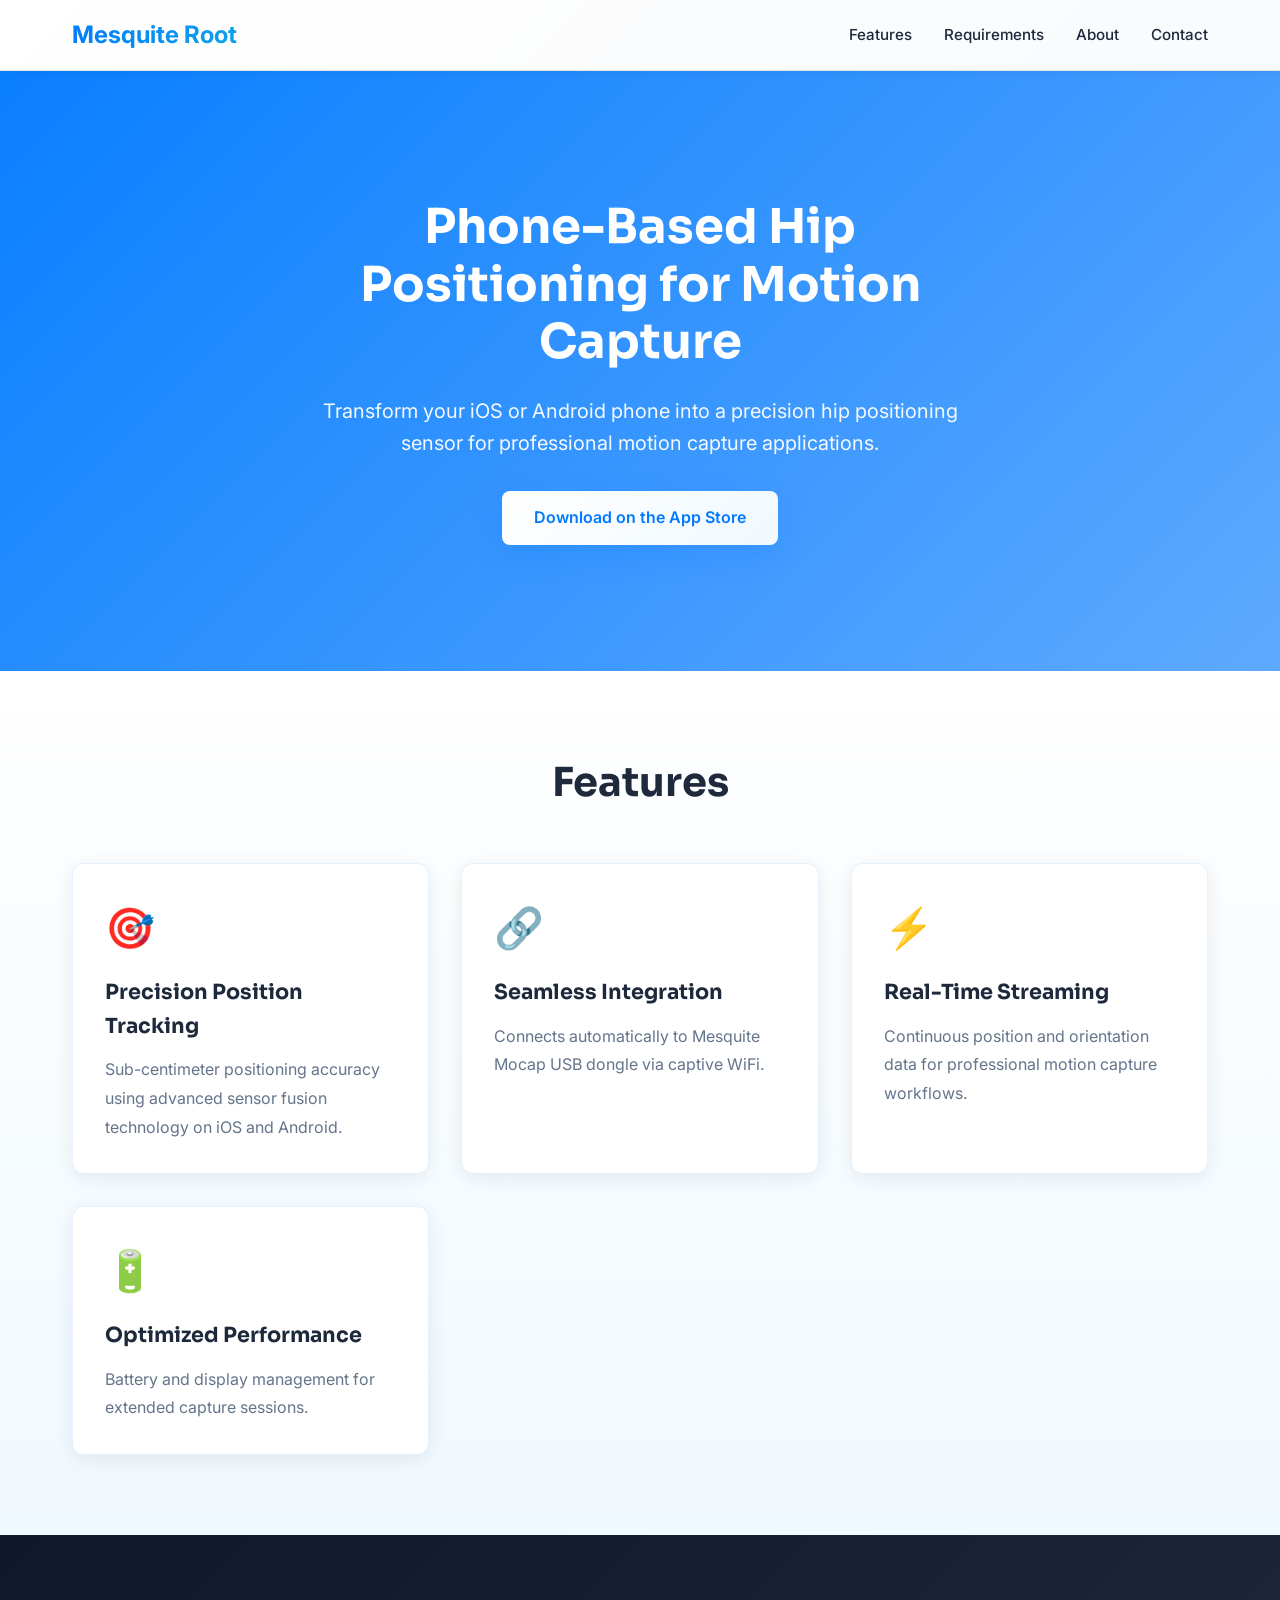
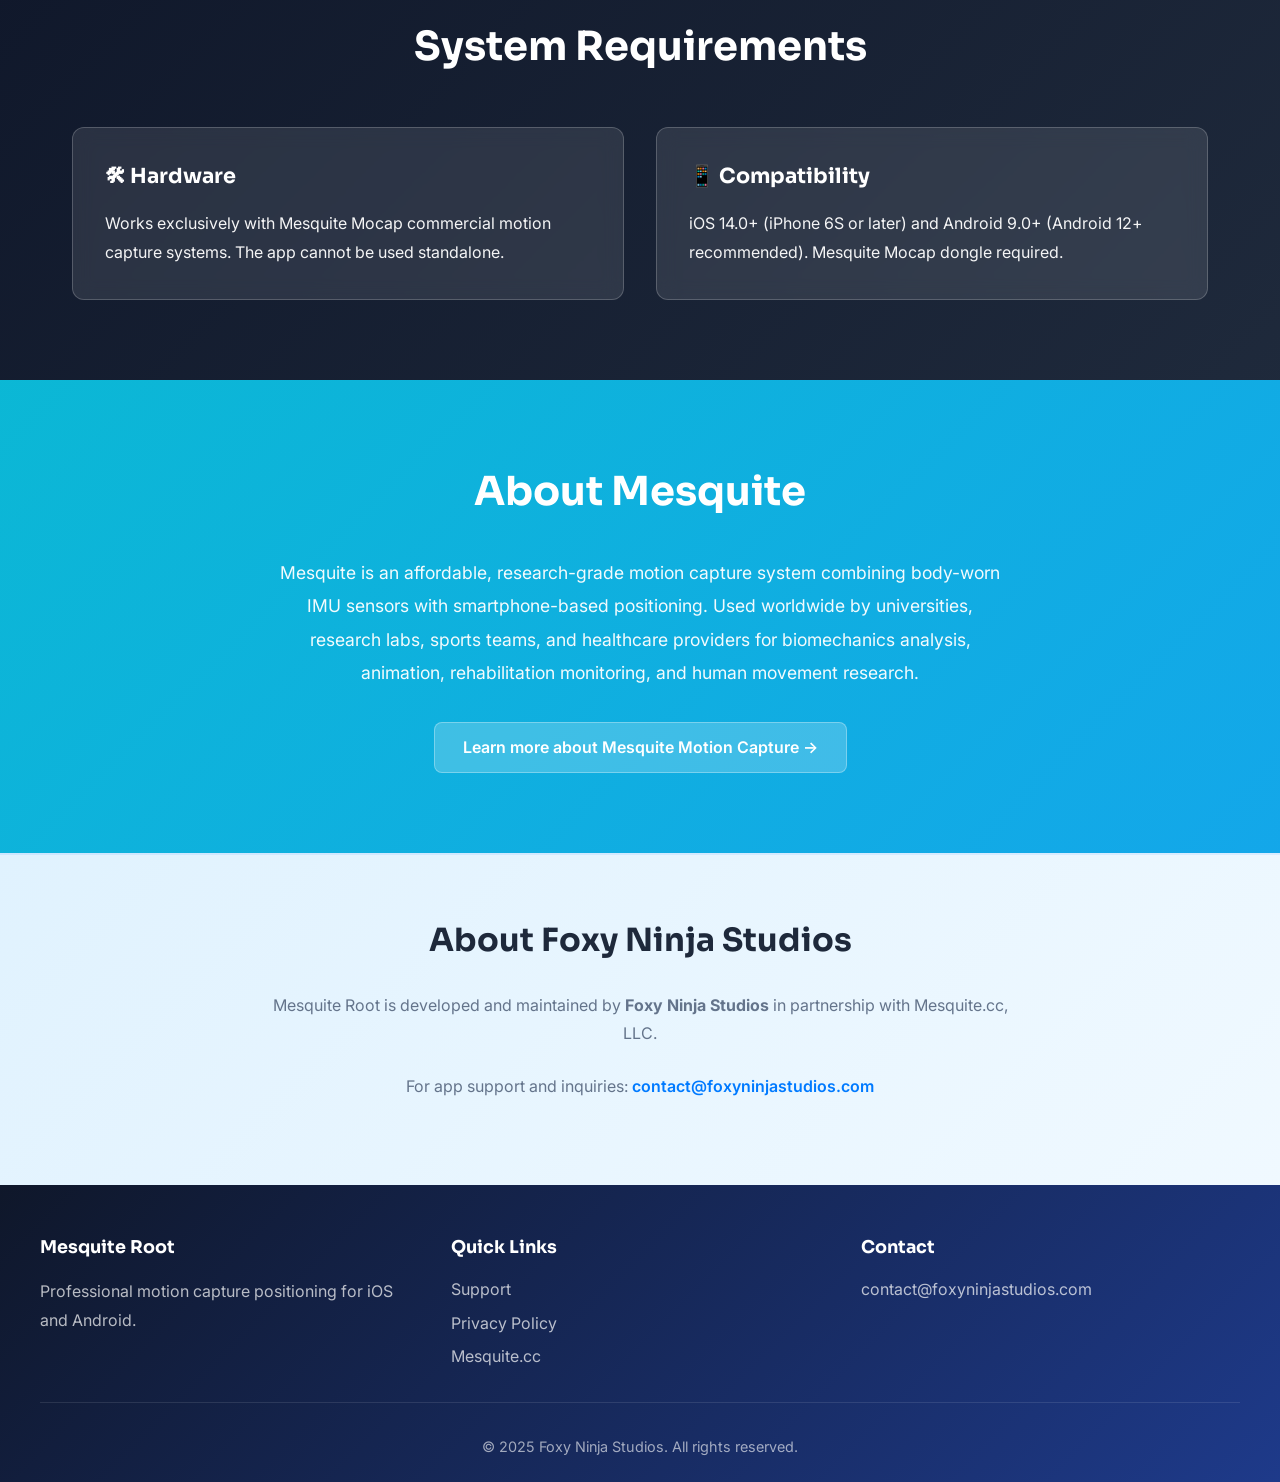
<file: index.html>
<!DOCTYPE html>
<html lang="en">
<head>
    <meta charset="UTF-8">
    <meta name="viewport" content="width=device-width, initial-scale=1.0">
    <title>Mesquite Root - Professional Motion Capture Positioning</title>
    <link rel="stylesheet" href="style.css">
    <link href="https://fonts.googleapis.com/css2?family=Inter:wght@300;400;500;600;700&family=Sora:wght@400;600;700&display=swap" rel="stylesheet">
</head>
<body>
    <header class="navbar">
        <div class="navbar-content">
            <div class="logo">
                <h1>Mesquite Root</h1>
            </div>
            <nav class="nav-links">
                <a href="#features">Features</a>
                <a href="#requirements">Requirements</a>
                <a href="#about">About</a>
                <a href="#contact">Contact</a>
            </nav>
        </div>
    </header>

    <main>
        <section class="hero" style="background: linear-gradient(135deg, rgba(0, 122, 255, 0.8) 0%, rgba(88, 166, 255, 0.8) 100%), 
                                     url('https://images.unsplash.com/photo-1551288049-bebda4e38f71?w=1400&q=80') center/cover;">
            <div class="hero-content">
                <h2>Phone-Based Hip Positioning for Motion Capture</h2>
                <p>Transform your iOS or Android phone into a precision hip positioning sensor for professional motion capture applications.</p>
                <a href="https://apps.apple.com/app/mesquite-root/YOUR_APP_ID" class="cta-button">Download on the App Store</a>
            </div>
        </section>

        <section class="features" id="features">
            <div class="container">
                <h2>Features</h2>
                <div class="feature-grid">
                    <div class="feature">
                        <div class="feature-icon">🎯</div>
                        <h3>Precision Position Tracking</h3>
                        <p>Sub-centimeter positioning accuracy using advanced sensor fusion technology on iOS and Android.</p>
                    </div>
                    <div class="feature">
                        <div class="feature-icon">🔗</div>
                        <h3>Seamless Integration</h3>
                        <p>Connects automatically to Mesquite Mocap USB dongle via captive WiFi.</p>
                    </div>
                    <div class="feature">
                        <div class="feature-icon">⚡</div>
                        <h3>Real-Time Streaming</h3>
                        <p>Continuous position and orientation data for professional motion capture workflows.</p>
                    </div>
                    <div class="feature">
                        <div class="feature-icon">🔋</div>
                        <h3>Optimized Performance</h3>
                        <p>Battery and display management for extended capture sessions.</p>
                    </div>
                </div>
            </div>
        </section>

        <section class="requirements" id="requirements" style="background: linear-gradient(135deg, rgba(15, 23, 42, 0.95) 0%, rgba(30, 41, 59, 0.95) 100%),
                                                             url('https://images.unsplash.com/photo-1517694712202-14dd9538aa97?w=1400&q=80') center/cover;">
            <div class="container">
                <h2>System Requirements</h2>
                <div class="requirements-grid">
                    <div class="requirement-card">
                        <h3>🛠 Hardware</h3>
                        <p>Works exclusively with Mesquite Mocap commercial motion capture systems. The app cannot be used standalone.</p>
                    </div>
                    <div class="requirement-card">
                        <h3>📱 Compatibility</h3>
                        <p>iOS 14.0+ (iPhone 6S or later) and Android 9.0+ (Android 12+ recommended). Mesquite Mocap dongle required.</p>
                    </div>
                </div>
            </div>
        </section>

        <section class="about" id="about" style="background: linear-gradient(135deg, rgba(6, 182, 212, 0.85) 0%, rgba(14, 165, 233, 0.85) 100%),
                                                   url('https://images.unsplash.com/photo-1454165804606-c3d57bc86b40?w=1400&q=80') center/cover;">
            <div class="container">
                <h2>About Mesquite</h2>
                <p>Mesquite is an affordable, research-grade motion capture system combining body-worn IMU sensors with smartphone-based positioning. Used worldwide by universities, research labs, sports teams, and healthcare providers for biomechanics analysis, animation, rehabilitation monitoring, and human movement research.</p>
                <a href="https://mesquite.cc" class="learn-more">Learn more about Mesquite Motion Capture →</a>
            </div>
        </section>

        <section class="publisher-info" id="contact">
            <div class="container">
                <h2>About Foxy Ninja Studios</h2>
                <p>Mesquite Root is developed and maintained by <strong>Foxy Ninja Studios</strong> in partnership with Mesquite.cc, LLC.</p>
                <p>For app support and inquiries: <a href="mailto:contact@foxyninjastudios.com" class="email-link">contact@foxyninjastudios.com</a></p>
            </div>
        </section>
    </main>

    <footer>
        <div class="footer-content">
            <div class="footer-section">
                <h4>Mesquite Root</h4>
                <p>Professional motion capture positioning for iOS and Android.</p>
            </div>
            <div class="footer-section">
                <h4>Quick Links</h4>
                <nav class="footer-nav">
                    <a href="/support">Support</a>
                    <a href="/privacy">Privacy Policy</a>
                    <a href="https://mesquite.cc">Mesquite.cc</a>
                </nav>
            </div>
            <div class="footer-section">
                <h4>Contact</h4>
                <a href="mailto:contact@foxyninjastudios.com">contact@foxyninjastudios.com</a>
            </div>
        </div>
        <div class="footer-bottom">
            <p>&copy; 2025 Foxy Ninja Studios. All rights reserved.</p>
        </div>
    </footer>
</body>
</html>
</file>
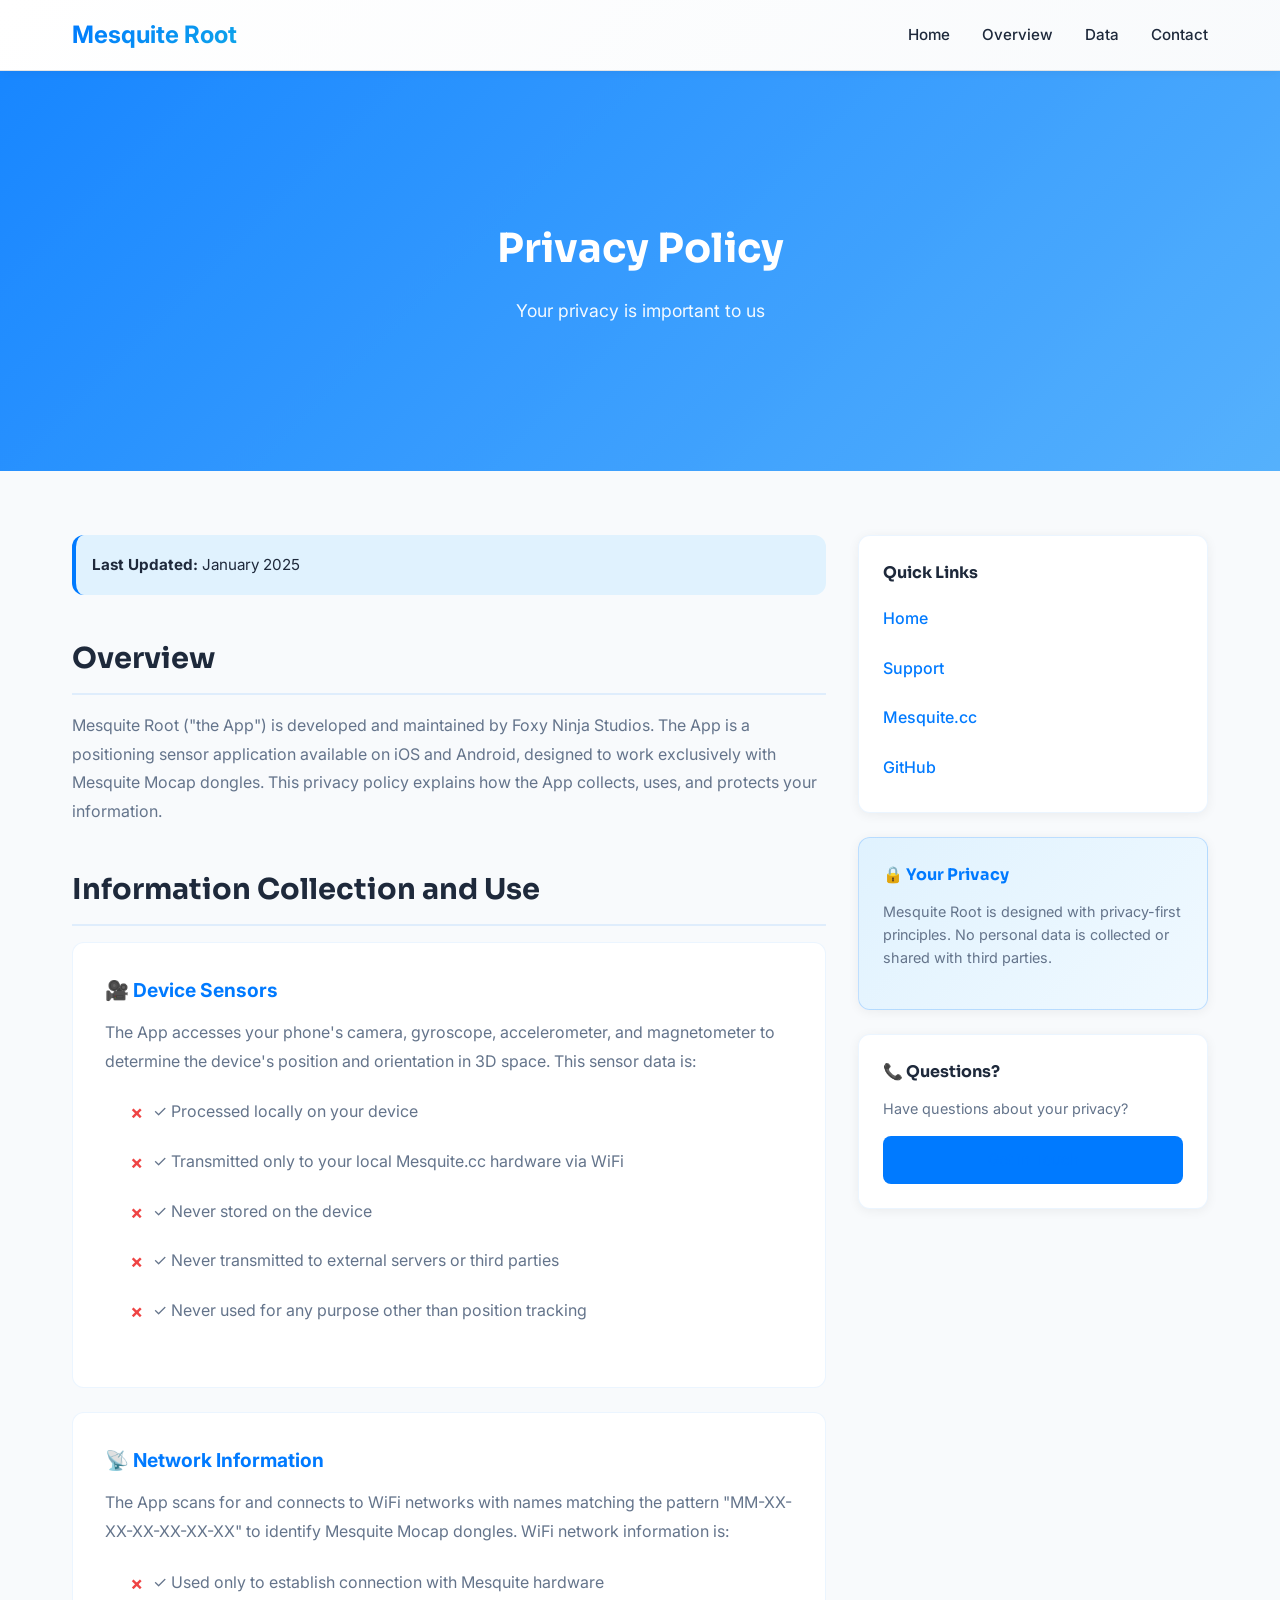
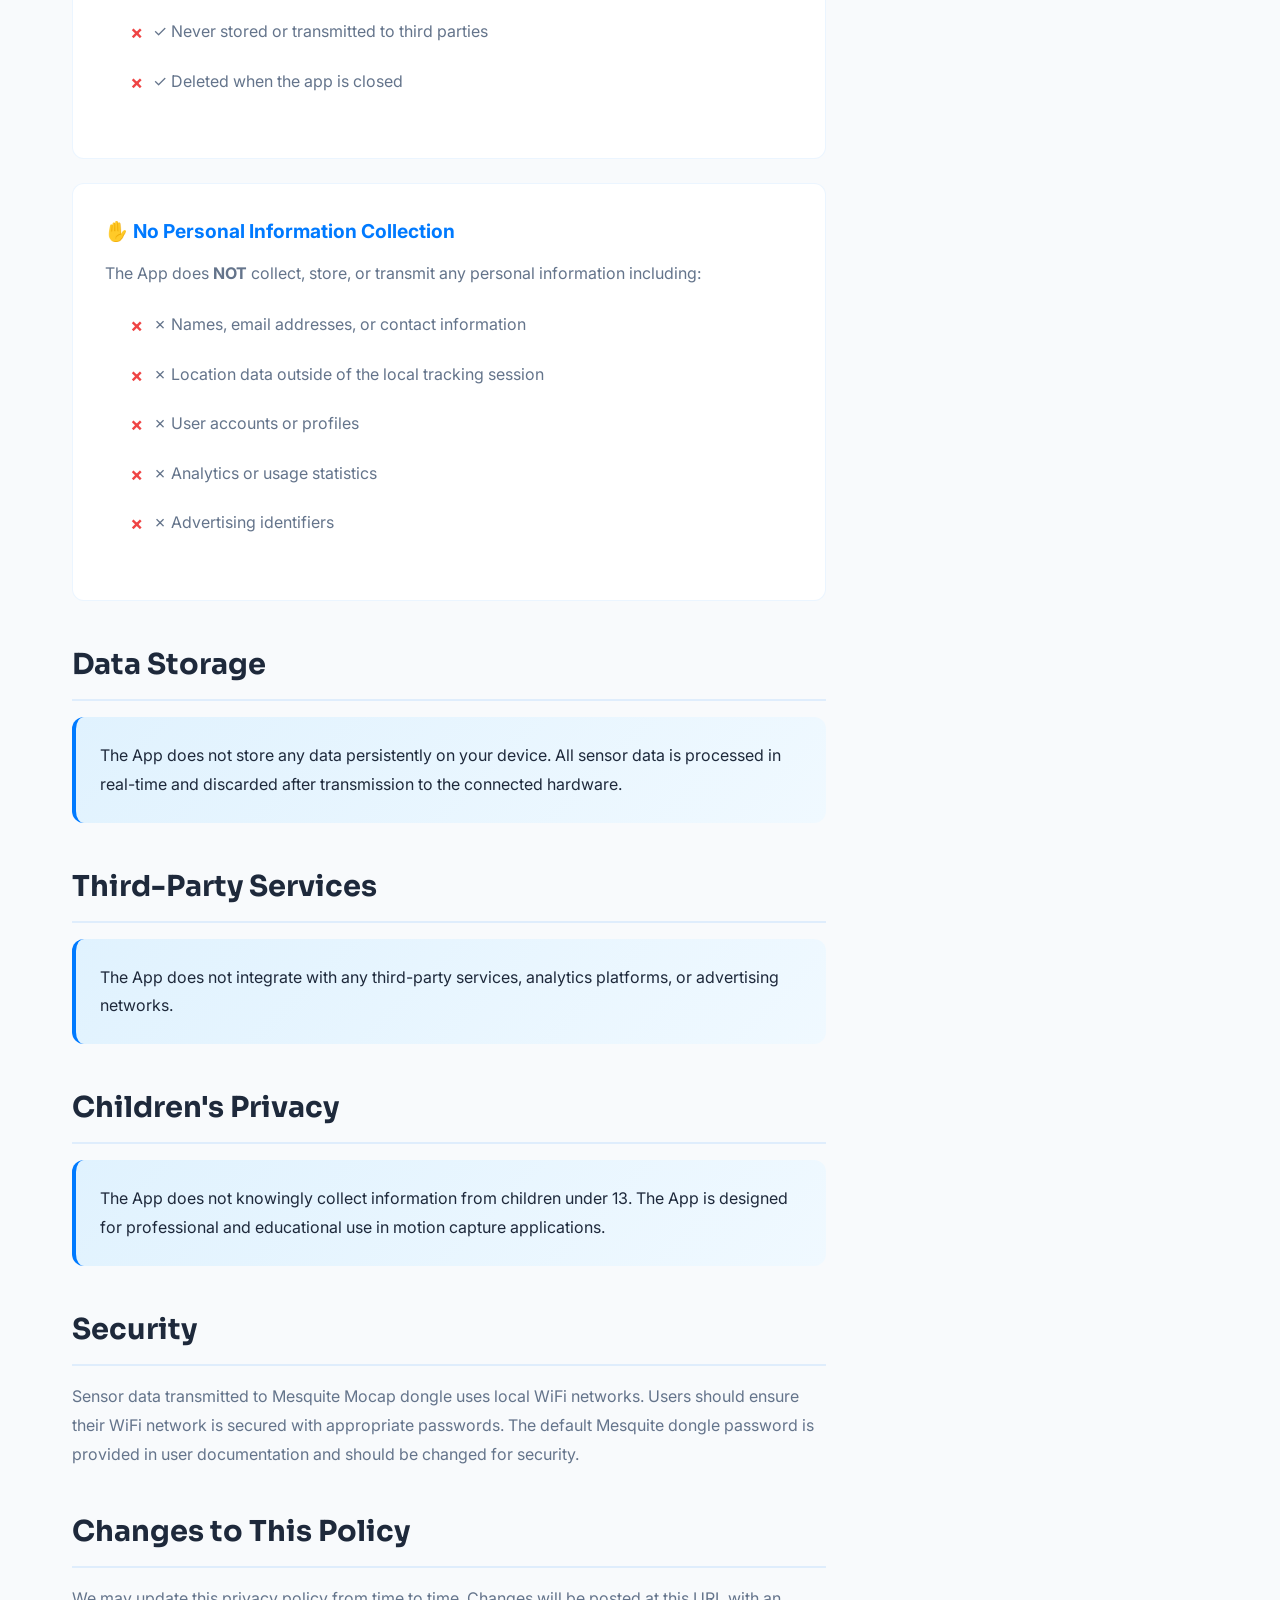
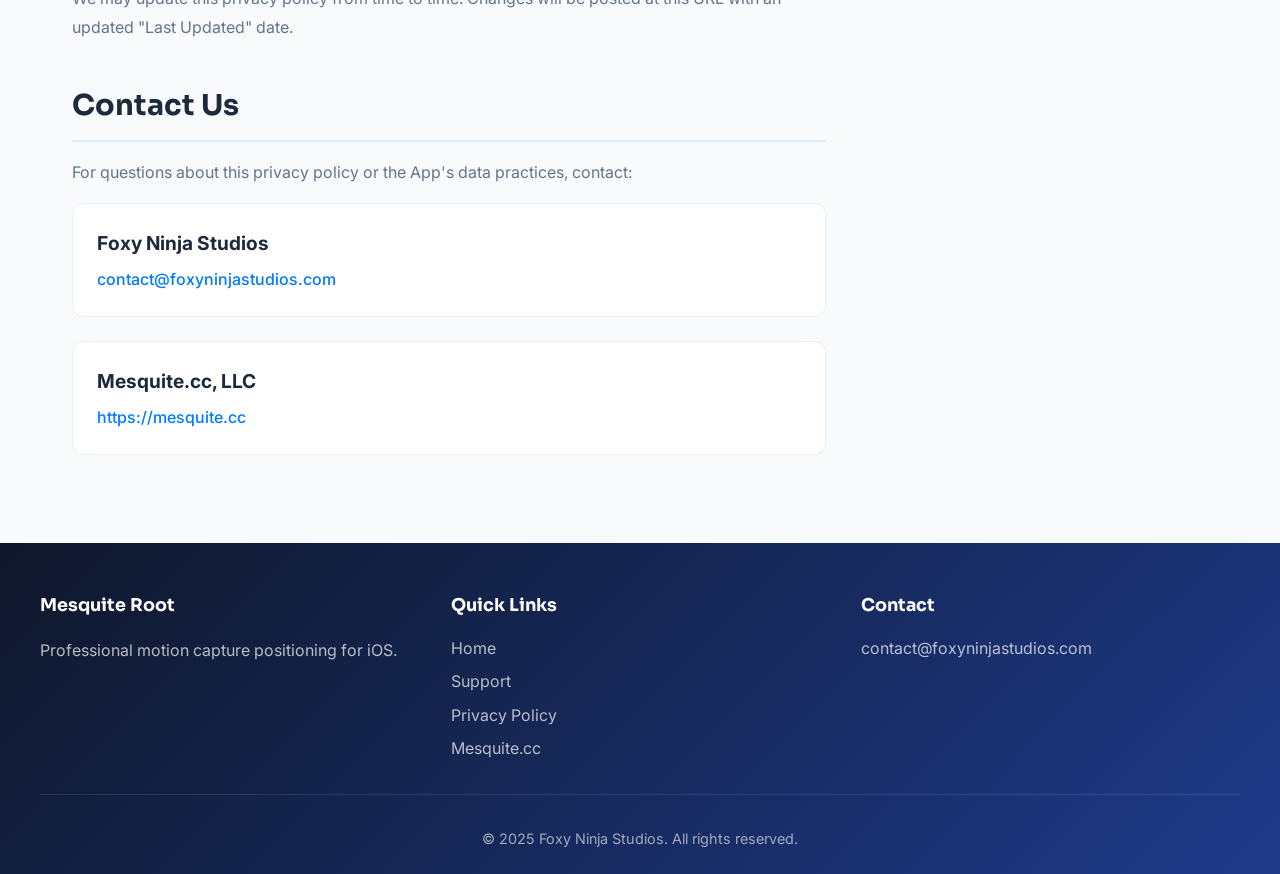
<file: privacy.html>
<!DOCTYPE html>
<html lang="en">
<head>
    <meta charset="UTF-8">
    <meta name="viewport" content="width=device-width, initial-scale=1.0">
    <title>Privacy Policy - Mesquite Root</title>
    <link rel="stylesheet" href="style.css">
    <link href="https://fonts.googleapis.com/css2?family=Inter:wght@300;400;500;600;700&family=Sora:wght@400;600;700&display=swap" rel="stylesheet">
</head>
<body>
    <header class="navbar">
        <div class="navbar-content">
            <div class="logo">
                <h1>Mesquite Root</h1>
            </div>
            <nav class="nav-links">
                <a href="/">Home</a>
                <a href="#overview">Overview</a>
                <a href="#data">Data</a>
                <a href="#contact">Contact</a>
            </nav>
        </div>
    </header>

    <main class="privacy-page">
        <!-- Hero Section -->
        <section class="hero-small" style="background: linear-gradient(135deg, rgba(88, 166, 255, 0.8) 0%, rgba(34, 211, 238, 0.8) 100%), 
                                           url('https://images.unsplash.com/photo-1516321318423-f06a6443504a?w=1400&q=80') center/cover;">
            <div class="hero-content">
                <h1>Privacy Policy</h1>
                <p>Your privacy is important to us</p>
            </div>
        </section>

        <section class="privacy-content">
            <div class="container">
                <div class="content-grid">
                    <div class="content-main">
                        <div class="last-updated-banner">
                            <p><strong>Last Updated:</strong> January 2025</p>
                        </div>

                        <h2 id="overview">Overview</h2>
                        <p>Mesquite Root ("the App") is developed and maintained by Foxy Ninja Studios. The App is a positioning sensor application available on iOS and Android, designed to work exclusively with Mesquite Mocap dongles. This privacy policy explains how the App collects, uses, and protects your information.</p>

                        <h2 id="data">Information Collection and Use</h2>
                        
                        <div class="privacy-section">
                            <h3>🎥 Device Sensors</h3>
                            <p>The App accesses your phone's camera, gyroscope, accelerometer, and magnetometer to determine the device's position and orientation in 3D space. This sensor data is:</p>
                            <ul class="data-list">
                                <li>✓ Processed locally on your device</li>
                                <li>✓ Transmitted only to your local Mesquite.cc hardware via WiFi</li>
                                <li>✓ Never stored on the device</li>
                                <li>✓ Never transmitted to external servers or third parties</li>
                                <li>✓ Never used for any purpose other than position tracking</li>
                            </ul>
                        </div>

                        <div class="privacy-section">
                            <h3>📡 Network Information</h3>
                            <p>The App scans for and connects to WiFi networks with names matching the pattern "MM-XX-XX-XX-XX-XX-XX" to identify Mesquite Mocap dongles. WiFi network information is:</p>
                            <ul class="data-list">
                                <li>✓ Used only to establish connection with Mesquite hardware</li>
                                <li>✓ Never stored or transmitted to third parties</li>
                                <li>✓ Deleted when the app is closed</li>
                            </ul>
                        </div>

                        <div class="privacy-section">
                            <h3>✋ No Personal Information Collection</h3>
                            <p>The App does <strong>NOT</strong> collect, store, or transmit any personal information including:</p>
                            <ul class="data-list">
                                <li>✗ Names, email addresses, or contact information</li>
                                <li>✗ Location data outside of the local tracking session</li>
                                <li>✗ User accounts or profiles</li>
                                <li>✗ Analytics or usage statistics</li>
                                <li>✗ Advertising identifiers</li>
                            </ul>
                        </div>

                        <h2>Data Storage</h2>
                        <div class="info-box">
                            <p>The App does not store any data persistently on your device. All sensor data is processed in real-time and discarded after transmission to the connected hardware.</p>
                        </div>

                        <h2>Third-Party Services</h2>
                        <div class="info-box">
                            <p>The App does not integrate with any third-party services, analytics platforms, or advertising networks.</p>
                        </div>

                        <h2>Children's Privacy</h2>
                        <div class="info-box">
                            <p>The App does not knowingly collect information from children under 13. The App is designed for professional and educational use in motion capture applications.</p>
                        </div>

                        <h2>Security</h2>
                        <p>Sensor data transmitted to Mesquite Mocap dongle uses local WiFi networks. Users should ensure their WiFi network is secured with appropriate passwords. The default Mesquite dongle password is provided in user documentation and should be changed for security.</p>

                        <h2>Changes to This Policy</h2>
                        <p>We may update this privacy policy from time to time. Changes will be posted at this URL with an updated "Last Updated" date.</p>

                        <h2 id="contact">Contact Us</h2>
                        <p>For questions about this privacy policy or the App's data practices, contact:</p>
                        
                        <div class="contact-box">
                            <h3>Foxy Ninja Studios</h3>
                            <a href="mailto:contact@foxyninjastudios.com">contact@foxyninjastudios.com</a>
                        </div>

                        <div class="contact-box">
                            <h3>Mesquite.cc, LLC</h3>
                            <a href="https://mesquite.cc">https://mesquite.cc</a>
                        </div>
                    </div>

                    <aside class="sidebar">
                        <div class="sidebar-box">
                            <h3>Quick Links</h3>
                            <ul class="resource-links">
                                <li><a href="/">Home</a></li>
                                <li><a href="/support">Support</a></li>
                                <li><a href="https://mesquite.cc">Mesquite.cc</a></li>
                                <li><a href="https://github.com/Mesquite-Mocap">GitHub</a></li>
                            </ul>
                        </div>

                        <div class="sidebar-box privacy-highlight">
                            <h3>🔒 Your Privacy</h3>
                            <p>Mesquite Root is designed with privacy-first principles. No personal data is collected or shared with third parties.</p>
                        </div>

                        <div class="sidebar-box">
                            <h3>📞 Questions?</h3>
                            <p>Have questions about your privacy?</p>
                            <a href="mailto:contact@foxyninjastudios.com" class="cta-button-secondary">Get in Touch</a>
                        </div>
                    </aside>
                </div>
            </div>
        </section>

    <footer>
        <div class="footer-content">
            <div class="footer-section">
                <h4>Mesquite Root</h4>
                <p>Professional motion capture positioning for iOS.</p>
            </div>
            <div class="footer-section">
                <h4>Quick Links</h4>
                <nav class="footer-nav">
                    <a href="/">Home</a>
                    <a href="/support">Support</a>
                    <a href="/privacy">Privacy Policy</a>
                    <a href="https://mesquite.cc">Mesquite.cc</a>
                </nav>
            </div>
            <div class="footer-section">
                <h4>Contact</h4>
                <a href="mailto:contact@foxyninjastudios.com">contact@foxyninjastudios.com</a>
            </div>
        </div>
        <div class="footer-bottom">
            <p>&copy; 2025 Foxy Ninja Studios. All rights reserved.</p>
        </div>
    </footer>
</body>
</html>
</file>
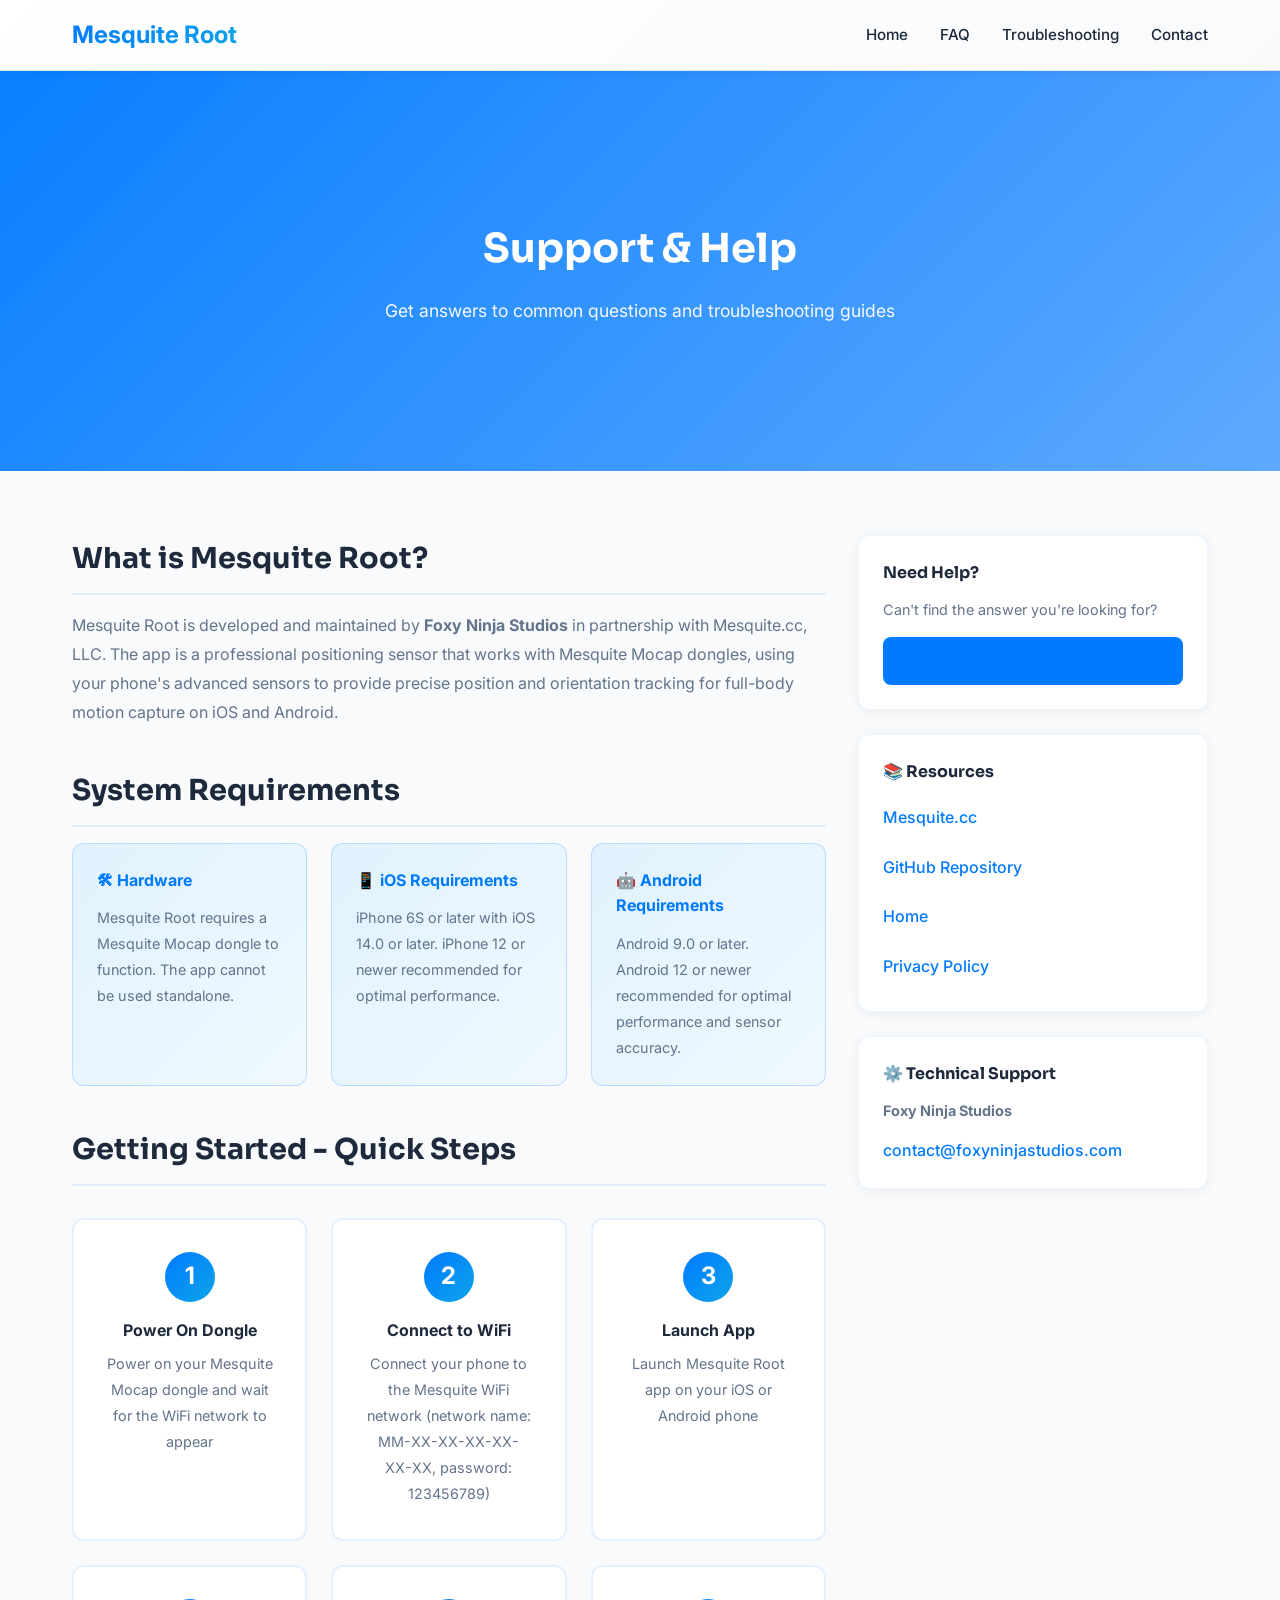
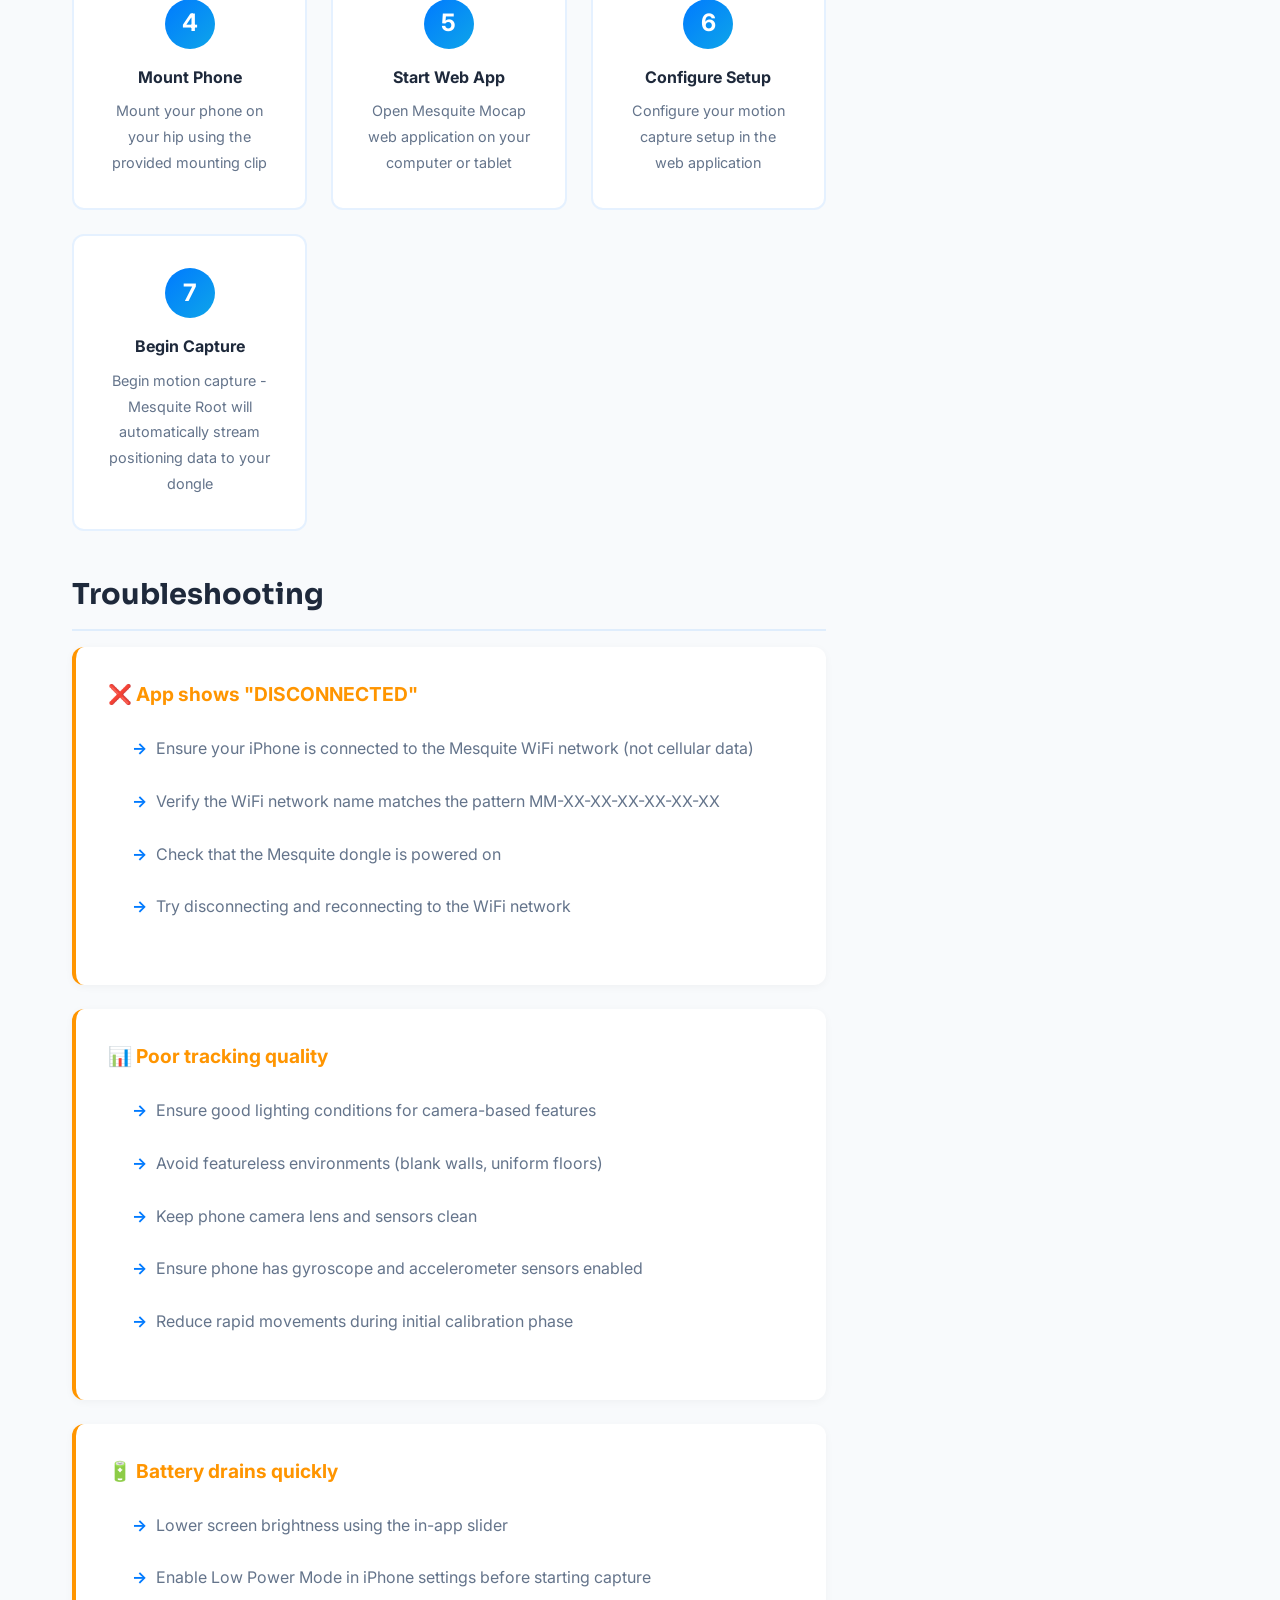
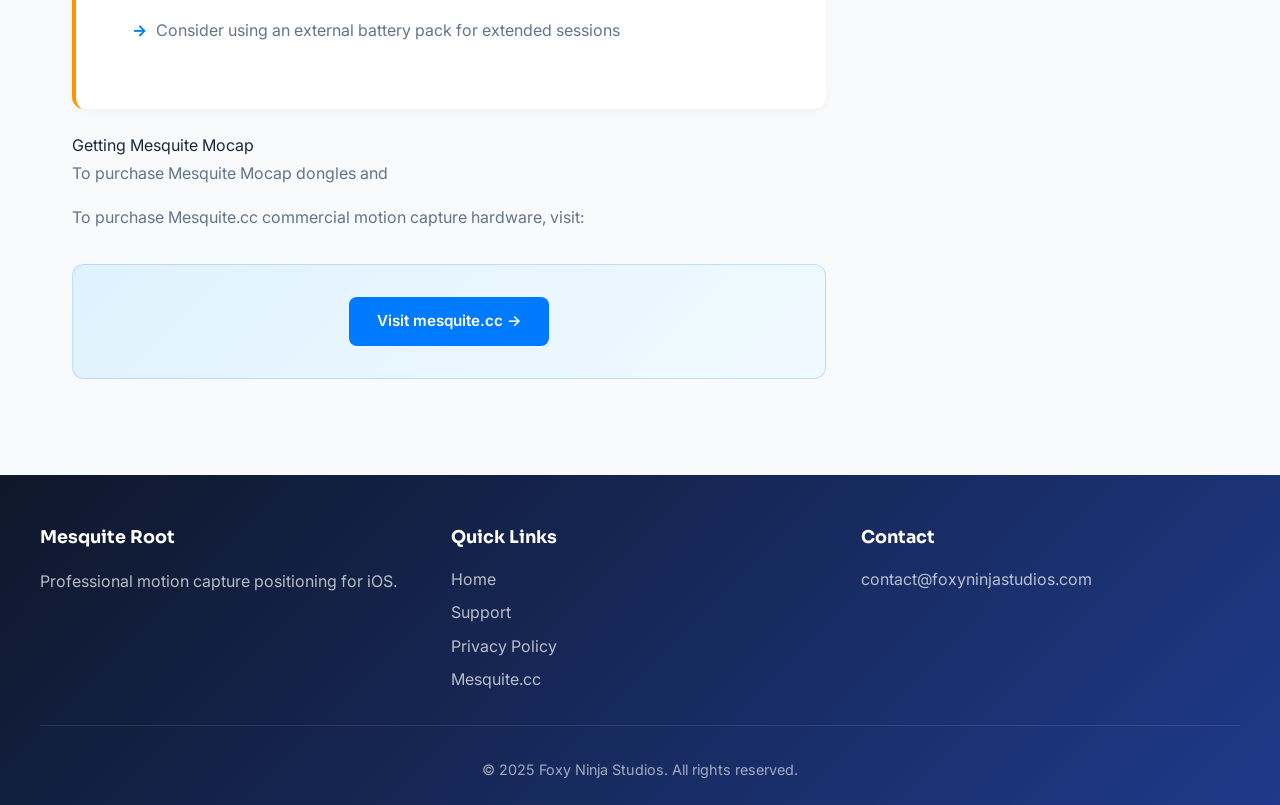
<file: support.html>
<!DOCTYPE html>
<html lang="en">
<head>
    <meta charset="UTF-8">
    <meta name="viewport" content="width=device-width, initial-scale=1.0">
    <title>Support - Mesquite Root</title>
    <link rel="stylesheet" href="style.css">
    <link href="https://fonts.googleapis.com/css2?family=Inter:wght@300;400;500;600;700&family=Sora:wght@400;600;700&display=swap" rel="stylesheet">
</head>
<body>
    <header class="navbar">
        <div class="navbar-content">
            <div class="logo">
                <h1>Mesquite Root</h1>
            </div>
            <nav class="nav-links">
                <a href="/">Home</a>
                <a href="#faq">FAQ</a>
                <a href="#troubleshooting">Troubleshooting</a>
                <a href="#contact">Contact</a>
            </nav>
        </div>
    </header>

    <main class="support-page">
        <!-- Hero Section -->
        <section class="hero-small" style="background: linear-gradient(135deg, rgba(0, 122, 255, 0.8) 0%, rgba(88, 166, 255, 0.8) 100%), 
                                           url('https://images.unsplash.com/photo-1516321318423-f06a6443504a?w=1400&q=80') center/cover;">
            <div class="hero-content">
                <h1>Support & Help</h1>
                <p>Get answers to common questions and troubleshooting guides</p>
            </div>
        </section>

        <section class="support-content" id="faq">
            <div class="container">
                <div class="content-grid">
                    <div class="content-main">
                        <h2>What is Mesquite Root?</h2>
                        <p>Mesquite Root is developed and maintained by <strong>Foxy Ninja Studios</strong> in partnership with Mesquite.cc, LLC. The app is a professional positioning sensor that works with Mesquite Mocap dongles, using your phone's advanced sensors to provide precise position and orientation tracking for full-body motion capture on iOS and Android.</p>

                        <h2>System Requirements</h2>
                        <div class="requirements-box">
                            <div class="req-item">
                                <h3>🛠 Hardware</h3>
                                <p>Mesquite Root requires a Mesquite Mocap dongle to function. The app cannot be used standalone.</p>
                            </div>
                            <div class="req-item">
                                <h3>📱 iOS Requirements</h3>
                                <p>iPhone 6S or later with iOS 14.0 or later. iPhone 12 or newer recommended for optimal performance.</p>
                            </div>
                            <div class="req-item">
                                <h3>🤖 Android Requirements</h3>
                                <p>Android 9.0 or later. Android 12 or newer recommended for optimal performance and sensor accuracy.</p>
                            </div>
                        </div>

                        <h2>Getting Started - Quick Steps</h2>
                        <div class="steps-container">
                            <div class="step">
                                <div class="step-number">1</div>
                                <h3>Power On Dongle</h3>
                                <p>Power on your Mesquite Mocap dongle and wait for the WiFi network to appear</p>
                            </div>
                            <div class="step">
                                <div class="step-number">2</div>
                                <h3>Connect to WiFi</h3>
                                <p>Connect your phone to the Mesquite WiFi network (network name: MM-XX-XX-XX-XX-XX-XX, password: 123456789)</p>
                            </div>
                            <div class="step">
                                <div class="step-number">3</div>
                                <h3>Launch App</h3>
                                <p>Launch Mesquite Root app on your iOS or Android phone</p>
                            </div>
                            <div class="step">
                                <div class="step-number">4</div>
                                <h3>Mount Phone</h3>
                                <p>Mount your phone on your hip using the provided mounting clip</p>
                            </div>
                            <div class="step">
                                <div class="step-number">5</div>
                                <h3>Start Web App</h3>
                                <p>Open Mesquite Mocap web application on your computer or tablet</p>
                            </div>
                            <div class="step">
                                <div class="step-number">6</div>
                                <h3>Configure Setup</h3>
                                <p>Configure your motion capture setup in the web application</p>
                            </div>
                            <div class="step">
                                <div class="step-number">7</div>
                                <h3>Begin Capture</h3>
                                <p>Begin motion capture - Mesquite Root will automatically stream positioning data to your dongle</p>
                            </div>
                        </div>

                        <h2 id="troubleshooting">Troubleshooting</h2>

                        <div class="troubleshooting-item">
                            <h3>❌ App shows "DISCONNECTED"</h3>
                            <ul class="solution-list">
                                <li>Ensure your iPhone is connected to the Mesquite WiFi network (not cellular data)</li>
                                <li>Verify the WiFi network name matches the pattern MM-XX-XX-XX-XX-XX-XX</li>
                                <li>Check that the Mesquite dongle is powered on</li>
                                <li>Try disconnecting and reconnecting to the WiFi network</li>
                            </ul>
                        </div>

                        <div class="troubleshooting-item">
                            <h3>📊 Poor tracking quality</h3>
                            <ul class="solution-list">
                                <li>Ensure good lighting conditions for camera-based features</li>
                                <li>Avoid featureless environments (blank walls, uniform floors)</li>
                                <li>Keep phone camera lens and sensors clean</li>
                                <li>Ensure phone has gyroscope and accelerometer sensors enabled</li>
                                <li>Reduce rapid movements during initial calibration phase</li>
                            </ul>
                        </div>

                        <div class="troubleshooting-item">
                            <h3>🔋 Battery drains quickly</h3>
                            <ul class="solution-list">
                                <li>Lower screen brightness using the in-app slider</li>
                                <li>Enable Low Power Mode in iPhone settings before starting capture</li>
                                <li>Consider using an external battery pack for extended sessions</li>
                            </ul>
                        </div>
Getting Mesquite Mocap</h2>
                        <p>To purchase Mesquite Mocap dongles and
                        <p>To purchase Mesquite.cc commercial motion capture hardware, visit:</p>
                        <div class="link-box">
                            <a href="https://mesquite.cc" class="cta-button-secondary">Visit mesquite.cc →</a>
                        </div>
                    </div>

                    <aside class="sidebar">
                        <div class="sidebar-box">
                            <h3>Need Help?</h3>
                            <p>Can't find the answer you're looking for?</p>
                            <a href="mailto:contact@foxyninjastudios.com" class="cta-button-secondary">Contact Support</a>
                        </div>

                        <div class="sidebar-box">
                            <h3>📚 Resources</h3>
                            <ul class="resource-links">
                                <li><a href="https://mesquite.cc">Mesquite.cc</a></li>
                                <li><a href="https://github.com/Mesquite-Mocap">GitHub Repository</a></li>
                                <li><a href="/">Home</a></li>
                                <li><a href="/privacy">Privacy Policy</a></li>
                            </ul>
                        </div>

                        <div class="sidebar-box">
                            <h3>⚙️ Technical Support</h3>
                            <p><strong>Foxy Ninja Studios</strong></p>
                            <a href="mailto:contact@foxyninjastudios.com">contact@foxyninjastudios.com</a>
                        </div>
                    </aside>
                </div>
            </div>
        </section>

    <footer>
        <div class="footer-content">
            <div class="footer-section">
                <h4>Mesquite Root</h4>
                <p>Professional motion capture positioning for iOS.</p>
            </div>
            <div class="footer-section">
                <h4>Quick Links</h4>
                <nav class="footer-nav">
                    <a href="/">Home</a>
                    <a href="/support">Support</a>
                    <a href="/privacy">Privacy Policy</a>
                    <a href="https://mesquite.cc">Mesquite.cc</a>
                </nav>
            </div>
            <div class="footer-section">
                <h4>Contact</h4>
                <a href="mailto:contact@foxyninjastudios.com">contact@foxyninjastudios.com</a>
            </div>
        </div>
        <div class="footer-bottom">
            <p>&copy; 2025 Foxy Ninja Studios. All rights reserved.</p>
        </div>
    </footer>
</body>
</html>
</file>
<file: style.css>
/* ===========================
   Global Styles & Variables
   =========================== */

* {
    margin: 0;
    padding: 0;
    box-sizing: border-box;
}

:root {
    --primary-blue: #007AFF;
    --light-blue: #E3F2FD;
    --dark-bg: #0F172A;
    --text-dark: #1E293B;
    --text-light: #64748B;
    --white: #FFFFFF;
    --border-radius: 12px;
    --transition: all 0.3s cubic-bezier(0.4, 0, 0.2, 1);
}

html {
    scroll-behavior: smooth;
}

body {
    font-family: 'Inter', sans-serif;
    line-height: 1.6;
    color: var(--text-dark);
    background-color: #F8FAFC;
}

.container {
    max-width: 1200px;
    margin: 0 auto;
    padding: 0 2rem;
}

/* ===========================
   Navigation Bar
   =========================== */

.navbar {
    background: linear-gradient(135deg, rgba(255, 255, 255, 0.95) 0%, rgba(248, 250, 252, 0.95) 100%);
    backdrop-filter: blur(10px);
    border-bottom: 1px solid rgba(0, 0, 0, 0.1);
    position: sticky;
    top: 0;
    z-index: 1000;
    box-shadow: 0 2px 10px rgba(0, 0, 0, 0.05);
}

.navbar-content {
    max-width: 1200px;
    margin: 0 auto;
    padding: 1rem 2rem;
    display: flex;
    justify-content: space-between;
    align-items: center;
}

.logo h1 {
    font-size: 1.5rem;
    font-weight: 700;
    background: linear-gradient(135deg, #007AFF 0%, #0EA5E9 100%);
    background-clip: text;
    -webkit-background-clip: text;
    -webkit-text-fill-color: transparent;
}

.nav-links {
    display: flex;
    gap: 2rem;
}

.nav-links a {
    text-decoration: none;
    color: var(--text-dark);
    font-weight: 500;
    font-size: 0.95rem;
    transition: var(--transition);
}

.nav-links a:hover {
    color: var(--primary-blue);
}

/* ===========================
   Hero Section
   =========================== */

.hero {
    padding: 100px 2rem;
    color: white;
    display: flex;
    align-items: center;
    justify-content: center;
    background-size: cover;
    background-position: center;
    background-attachment: fixed;
    min-height: 600px;
    position: relative;
}

.hero::before {
    content: '';
    position: absolute;
    top: 0;
    left: 0;
    right: 0;
    bottom: 0;
    background: linear-gradient(135deg, rgba(0, 122, 255, 0.8) 0%, rgba(88, 166, 255, 0.8) 100%);
    z-index: 1;
}

.hero-content {
    position: relative;
    z-index: 2;
    text-align: center;
    max-width: 700px;
}

.hero h2 {
    font-size: 3rem;
    font-weight: 700;
    margin-bottom: 1.5rem;
    line-height: 1.2;
    font-family: 'Sora', sans-serif;
}

.hero p {
    font-size: 1.25rem;
    margin-bottom: 2rem;
    opacity: 0.95;
}

/* ===========================
   CTA Button
   =========================== */

.cta-button {
    display: inline-block;
    background: linear-gradient(135deg, #FFFFFF 0%, #F0F9FF 100%);
    color: var(--primary-blue);
    padding: 14px 32px;
    border-radius: 8px;
    text-decoration: none;
    font-weight: 600;
    font-size: 1rem;
    transition: var(--transition);
    border: none;
    cursor: pointer;
    box-shadow: 0 10px 30px rgba(0, 122, 255, 0.2);
}

.cta-button:hover {
    transform: translateY(-3px);
    box-shadow: 0 15px 40px rgba(0, 122, 255, 0.3);
}

/* ===========================
   Features Section
   =========================== */

.features {
    padding: 80px 0;
    background: linear-gradient(180deg, #FFFFFF 0%, #F0F9FF 100%);
}

.features h2 {
    text-align: center;
    font-size: 2.5rem;
    margin-bottom: 3rem;
    color: var(--text-dark);
    font-family: 'Sora', sans-serif;
}

.feature-grid {
    display: grid;
    grid-template-columns: repeat(auto-fit, minmax(280px, 1fr));
    gap: 2rem;
}

.feature {
    background: white;
    padding: 2rem;
    border-radius: var(--border-radius);
    box-shadow: 0 4px 20px rgba(0, 0, 0, 0.08);
    transition: var(--transition);
    border: 1px solid rgba(0, 122, 255, 0.1);
}

.feature:hover {
    transform: translateY(-8px);
    box-shadow: 0 12px 40px rgba(0, 122, 255, 0.15);
}

.feature-icon {
    font-size: 2.5rem;
    margin-bottom: 1rem;
}

.feature h3 {
    font-size: 1.3rem;
    margin-bottom: 0.75rem;
    color: var(--text-dark);
    font-family: 'Sora', sans-serif;
}

.feature p {
    color: var(--text-light);
    line-height: 1.8;
}

/* ===========================
   Requirements Section
   =========================== */

.requirements {
    padding: 80px 2rem;
    color: white;
    background-size: cover;
    background-position: center;
    background-attachment: fixed;
    position: relative;
}

.requirements::before {
    content: '';
    position: absolute;
    top: 0;
    left: 0;
    right: 0;
    bottom: 0;
    background: linear-gradient(135deg, rgba(15, 23, 42, 0.95) 0%, rgba(30, 41, 59, 0.95) 100%);
    z-index: 1;
}

.requirements > .container {
    position: relative;
    z-index: 2;
}

.requirements h2 {
    text-align: center;
    font-size: 2.5rem;
    margin-bottom: 3rem;
    font-family: 'Sora', sans-serif;
}

.requirements-grid {
    display: grid;
    grid-template-columns: repeat(auto-fit, minmax(300px, 1fr));
    gap: 2rem;
}

.requirement-card {
    background: rgba(255, 255, 255, 0.1);
    padding: 2rem;
    border-radius: var(--border-radius);
    backdrop-filter: blur(10px);
    border: 1px solid rgba(255, 255, 255, 0.2);
    transition: var(--transition);
}

.requirement-card:hover {
    background: rgba(255, 255, 255, 0.15);
    border: 1px solid rgba(255, 255, 255, 0.3);
}

.requirement-card h3 {
    font-size: 1.3rem;
    margin-bottom: 1rem;
    font-family: 'Sora', sans-serif;
}

.requirement-card p {
    line-height: 1.8;
    opacity: 0.95;
}

/* ===========================
   About Section
   =========================== */

.about {
    padding: 80px 2rem;
    color: white;
    background-size: cover;
    background-position: center;
    background-attachment: fixed;
    position: relative;
}

.about::before {
    content: '';
    position: absolute;
    top: 0;
    left: 0;
    right: 0;
    bottom: 0;
    background: linear-gradient(135deg, rgba(6, 182, 212, 0.85) 0%, rgba(14, 165, 233, 0.85) 100%);
    z-index: 1;
}

.about > .container {
    position: relative;
    z-index: 2;
    max-width: 800px;
    text-align: center;
}

.about h2 {
    font-size: 2.5rem;
    margin-bottom: 2rem;
    font-family: 'Sora', sans-serif;
}

.about p {
    font-size: 1.1rem;
    line-height: 1.9;
    margin-bottom: 2rem;
    opacity: 0.95;
}

.learn-more {
    display: inline-block;
    background: rgba(255, 255, 255, 0.2);
    color: white;
    padding: 12px 28px;
    border-radius: 8px;
    text-decoration: none;
    font-weight: 600;
    transition: var(--transition);
    border: 1px solid rgba(255, 255, 255, 0.3);
}

.learn-more:hover {
    background: rgba(255, 255, 255, 0.3);
    border: 1px solid rgba(255, 255, 255, 0.5);
    transform: translateY(-2px);
}

/* ===========================
   Publisher Info Section
   =========================== */

.publisher-info {
    padding: 60px 2rem;
    background: linear-gradient(135deg, #E0F2FE 0%, #F0F9FF 100%);
    border-top: 2px solid rgba(0, 122, 255, 0.1);
}

.publisher-info > .container {
    max-width: 800px;
    text-align: center;
}

.publisher-info h2 {
    font-size: 2rem;
    margin-bottom: 1.5rem;
    color: var(--text-dark);
    font-family: 'Sora', sans-serif;
}

.publisher-info p {
    font-size: 1rem;
    color: var(--text-light);
    margin-bottom: 1.5rem;
    line-height: 1.8;
}

.email-link {
    color: var(--primary-blue);
    text-decoration: none;
    font-weight: 600;
    transition: var(--transition);
}

.email-link:hover {
    text-decoration: underline;
}

/* ===========================
   Footer
   =========================== */

footer {
    background: linear-gradient(135deg, var(--dark-bg) 0%, #1e3a8a 100%);
    color: white;
    padding: 3rem 2rem 1.5rem;
}

.footer-content {
    max-width: 1200px;
    margin: 0 auto;
    display: grid;
    grid-template-columns: repeat(auto-fit, minmax(250px, 1fr));
    gap: 2rem;
    margin-bottom: 2rem;
}

.footer-section h4 {
    font-size: 1.1rem;
    margin-bottom: 1rem;
    font-family: 'Sora', sans-serif;
}

.footer-section p {
    color: rgba(255, 255, 255, 0.7);
    line-height: 1.8;
}

.footer-nav {
    display: flex;
    flex-direction: column;
    gap: 0.5rem;
}

.footer-nav a {
    color: rgba(255, 255, 255, 0.7);
    text-decoration: none;
    transition: var(--transition);
    width: fit-content;
}

.footer-nav a:hover {
    color: white;
    padding-left: 4px;
}

.footer-section a {
    color: rgba(255, 255, 255, 0.7);
    text-decoration: none;
    transition: var(--transition);
}

.footer-section a:hover {
    color: white;
}

.footer-bottom {
    max-width: 1200px;
    margin: 0 auto;
    padding-top: 2rem;
    border-top: 1px solid rgba(255, 255, 255, 0.1);
    text-align: center;
    color: rgba(255, 255, 255, 0.6);
    font-size: 0.9rem;
}

/* ===========================
   Responsive Design
   =========================== */

@media (max-width: 768px) {
    .navbar-content {
        flex-direction: column;
        gap: 1rem;
    }

    .nav-links {
        gap: 1rem;
        font-size: 0.85rem;
    }

    .hero {
        padding: 60px 2rem;
        min-height: 400px;
    }

    .hero h2 {
        font-size: 2rem;
    }

    .hero p {
        font-size: 1rem;
    }

    .features h2,
    .requirements h2,
    .about h2 {
        font-size: 2rem;
    }

    .feature-grid,
    .requirements-grid {
        grid-template-columns: 1fr;
    }

    .feature {
        padding: 1.5rem;
    }

    .about > .container {
        max-width: 100%;
    }

    .footer-content {
        grid-template-columns: 1fr;
    }
}

@media (max-width: 480px) {
    .nav-links {
        gap: 0.5rem;
    }

    .hero h2 {
        font-size: 1.5rem;
    }

    .hero p {
        font-size: 0.9rem;
    }

    .cta-button {
        padding: 12px 24px;
        font-size: 0.9rem;
    }

    .features h2,
    .requirements h2,
    .about h2 {
        font-size: 1.5rem;
    }

    .features {
        padding: 40px 0;
    }

    .requirements,
    .about {
        padding: 40px 2rem;
    }
}

/* ===========================
   Utility Classes
   =========================== */

.text-center {
    text-align: center;
}

.mt-1 { margin-top: 0.5rem; }
.mt-2 { margin-top: 1rem; }
.mt-3 { margin-top: 1.5rem; }
.mt-4 { margin-top: 2rem; }

.mb-1 { margin-bottom: 0.5rem; }
.mb-2 { margin-bottom: 1rem; }
.mb-3 { margin-bottom: 1.5rem; }
.mb-4 { margin-bottom: 2rem; }

/* ===========================
   Support & Privacy Pages
   =========================== */

.support-page,
.privacy-page {
    background: #F8FAFC;
}

.hero-small {
    padding: 60px 2rem;
    color: white;
    display: flex;
    align-items: center;
    justify-content: center;
    background-size: cover;
    background-position: center;
    background-attachment: fixed;
    min-height: 400px;
    position: relative;
}

.hero-small::before {
    content: '';
    position: absolute;
    top: 0;
    left: 0;
    right: 0;
    bottom: 0;
    background: linear-gradient(135deg, rgba(0, 122, 255, 0.8) 0%, rgba(88, 166, 255, 0.8) 100%);
    z-index: 1;
}

.hero-small .hero-content {
    position: relative;
    z-index: 2;
    text-align: center;
}

.hero-small h1 {
    font-size: 2.5rem;
    font-weight: 700;
    margin-bottom: 1rem;
    font-family: 'Sora', sans-serif;
}

.hero-small p {
    font-size: 1.1rem;
    opacity: 0.95;
}

.support-content,
.privacy-content {
    padding: 4rem 0;
}

.content-grid {
    display: grid;
    grid-template-columns: 1fr 350px;
    gap: 2rem;
}

.content-main {
    grid-column: 1;
}

.sidebar {
    grid-column: 2;
    display: flex;
    flex-direction: column;
    gap: 1.5rem;
}

.content-main h2 {
    font-size: 1.8rem;
    margin-top: 2.5rem;
    margin-bottom: 1rem;
    color: var(--text-dark);
    font-family: 'Sora', sans-serif;
    border-bottom: 2px solid rgba(0, 122, 255, 0.1);
    padding-bottom: 0.75rem;
}

.content-main h2:first-child {
    margin-top: 0;
}

.content-main h3 {
    font-size: 1.2rem;
    margin-top: 1.5rem;
    margin-bottom: 0.75rem;
    color: var(--text-dark);
}

.content-main p {
    color: var(--text-light);
    line-height: 1.8;
    margin-bottom: 1rem;
}

.content-main ul,
.content-main ol {
    margin-left: 1.5rem;
    margin-bottom: 1.5rem;
    color: var(--text-light);
    line-height: 1.8;
}

.content-main li {
    margin-bottom: 0.5rem;
}

/* Sidebar Styles */

.sidebar-box {
    background: white;
    padding: 1.5rem;
    border-radius: var(--border-radius);
    box-shadow: 0 2px 12px rgba(0, 0, 0, 0.06);
    border: 1px solid rgba(0, 122, 255, 0.08);
    transition: var(--transition);
    position: sticky;
    top: 100px;
}

.sidebar-box:hover {
    box-shadow: 0 4px 20px rgba(0, 122, 255, 0.1);
    border: 1px solid rgba(0, 122, 255, 0.15);
}

.sidebar-box h3 {
    color: var(--text-dark);
    margin-bottom: 0.75rem;
    font-size: 1rem;
    font-family: 'Sora', sans-serif;
}

.sidebar-box p {
    font-size: 0.9rem;
    color: var(--text-light);
    margin-bottom: 1rem;
    line-height: 1.6;
}

.sidebar-box a {
    color: var(--primary-blue);
    text-decoration: none;
    font-weight: 500;
    transition: var(--transition);
}

.sidebar-box a:hover {
    text-decoration: underline;
}

.sidebar-box .cta-button-secondary {
    display: inline-block;
    width: 100%;
    text-align: center;
}

.resource-links {
    list-style: none;
    margin: 0;
    padding: 0;
    display: flex;
    flex-direction: column;
    gap: 0.5rem;
}

.resource-links li {
    margin: 0;
}

.resource-links a {
    display: block;
    padding: 0.5rem 0;
    transition: var(--transition);
}

.resource-links a:hover {
    padding-left: 0.25rem;
}

.privacy-highlight {
    background: linear-gradient(135deg, #E0F2FE 0%, #F0F9FF 100%);
    border: 1px solid rgba(0, 122, 255, 0.2);
}

.privacy-highlight h3 {
    color: var(--primary-blue);
}

/* Support Page Styles */

.requirements-box {
    display: grid;
    grid-template-columns: repeat(auto-fit, minmax(200px, 1fr));
    gap: 1.5rem;
    margin-bottom: 2rem;
}

.req-item {
    background: linear-gradient(135deg, #E0F2FE 0%, #F0F9FF 100%);
    padding: 1.5rem;
    border-radius: var(--border-radius);
    border: 1px solid rgba(0, 122, 255, 0.2);
}

.req-item h3 {
    margin-top: 0;
    color: var(--primary-blue);
    font-size: 1rem;
}

.req-item p {
    font-size: 0.9rem;
    margin-bottom: 0;
}

.steps-container {
    display: grid;
    grid-template-columns: repeat(auto-fit, minmax(200px, 1fr));
    gap: 1.5rem;
    margin: 2rem 0;
}

.step {
    background: white;
    padding: 2rem;
    border-radius: var(--border-radius);
    border: 2px solid rgba(0, 122, 255, 0.1);
    text-align: center;
    transition: var(--transition);
    display: flex;
    flex-direction: column;
    align-items: center;
}

.step:hover {
    border: 2px solid var(--primary-blue);
    transform: translateY(-4px);
    box-shadow: 0 8px 24px rgba(0, 122, 255, 0.12);
}

.step-number {
    width: 50px;
    height: 50px;
    background: linear-gradient(135deg, #007AFF 0%, #0EA5E9 100%);
    color: white;
    border-radius: 50%;
    display: flex;
    align-items: center;
    justify-content: center;
    font-size: 1.5rem;
    font-weight: 700;
    margin-bottom: 1rem;
}

.step h3 {
    margin: 0 0 0.5rem 0;
    font-size: 1rem;
}

.step p {
    margin: 0;
    font-size: 0.9rem;
    color: var(--text-light);
}

.troubleshooting-item {
    background: white;
    padding: 2rem;
    border-radius: var(--border-radius);
    margin-bottom: 1.5rem;
    border-left: 4px solid #FF9500;
    box-shadow: 0 2px 8px rgba(0, 0, 0, 0.04);
}

.troubleshooting-item h3 {
    margin-top: 0;
    color: #FF9500;
}

.solution-list {
    list-style: none;
    padding: 0;
    margin: 1rem 0;
}

.solution-list li {
    padding: 0.5rem 0;
    padding-left: 1.5rem;
    position: relative;
    color: var(--text-light);
}

.solution-list li:before {
    content: "→";
    position: absolute;
    left: 0;
    color: var(--primary-blue);
    font-weight: bold;
}

.link-box {
    text-align: center;
    padding: 2rem;
    background: linear-gradient(135deg, #E0F2FE 0%, #F0F9FF 100%);
    border-radius: var(--border-radius);
    border: 1px solid rgba(0, 122, 255, 0.2);
    margin: 2rem 0;
}

.cta-button-secondary {
    display: inline-block;
    background: var(--primary-blue);
    color: white;
    padding: 12px 28px;
    border-radius: 8px;
    text-decoration: none;
    font-weight: 600;
    font-size: 0.95rem;
    transition: var(--transition);
    border: none;
    cursor: pointer;
}

.cta-button-secondary:hover {
    background: #0056b3;
    transform: translateY(-2px);
}

/* Privacy Page Styles */

.last-updated-banner {
    background: #E0F2FE;
    padding: 1rem;
    border-radius: var(--border-radius);
    border-left: 4px solid var(--primary-blue);
    margin-bottom: 2rem;
}

.last-updated-banner p {
    margin: 0;
    color: var(--text-dark);
    font-size: 0.95rem;
}

.privacy-section {
    background: white;
    padding: 2rem;
    border-radius: var(--border-radius);
    margin-bottom: 1.5rem;
    border: 1px solid rgba(0, 122, 255, 0.08);
}

.privacy-section h3 {
    margin-top: 0;
    color: var(--primary-blue);
}

.data-list {
    list-style: none;
    padding: 0;
    margin: 1rem 0;
}

.data-list li {
    padding: 0.5rem 0;
    padding-left: 1.5rem;
    position: relative;
    color: var(--text-light);
    line-height: 1.6;
}

.data-list li:before {
    content: "✓";
    position: absolute;
    left: 0;
    color: #10B981;
    font-weight: bold;
    font-size: 1.1rem;
}

.privacy-section ul.data-list li:before {
    content: "✗";
    color: #EF4444;
}

.info-box {
    background: linear-gradient(135deg, #E0F2FE 0%, #F0F9FF 100%);
    padding: 1.5rem;
    border-radius: var(--border-radius);
    border-left: 4px solid var(--primary-blue);
    margin-bottom: 1.5rem;
}

.info-box p {
    margin: 0;
    color: var(--text-dark);
}

.contact-box {
    background: white;
    padding: 1.5rem;
    border-radius: var(--border-radius);
    border: 1px solid rgba(0, 122, 255, 0.1);
    margin-bottom: 1.5rem;
}

.contact-box h3 {
    margin-top: 0;
    margin-bottom: 0.5rem;
    color: var(--text-dark);
}

.contact-box a {
    color: var(--primary-blue);
    text-decoration: none;
    font-weight: 500;
}

.contact-box a:hover {
    text-decoration: underline;
}

/* ===========================
   Responsive Design - Pages
   =========================== */

@media (max-width: 1024px) {
    .content-grid {
        grid-template-columns: 1fr;
    }

    .sidebar {
        grid-column: 1;
    }

    .sidebar-box {
        position: static;
    }
}

@media (max-width: 768px) {
    .hero-small {
        padding: 40px 1.5rem;
        min-height: 300px;
    }

    .hero-small h1 {
        font-size: 1.75rem;
    }

    .hero-small p {
        font-size: 1rem;
    }

    .steps-container {
        grid-template-columns: repeat(auto-fit, minmax(150px, 1fr));
    }

    .step {
        padding: 1.5rem;
    }

    .step-number {
        width: 40px;
        height: 40px;
        font-size: 1.2rem;
    }

    .requirements-box {
        grid-template-columns: 1fr;
    }
}
</file>
